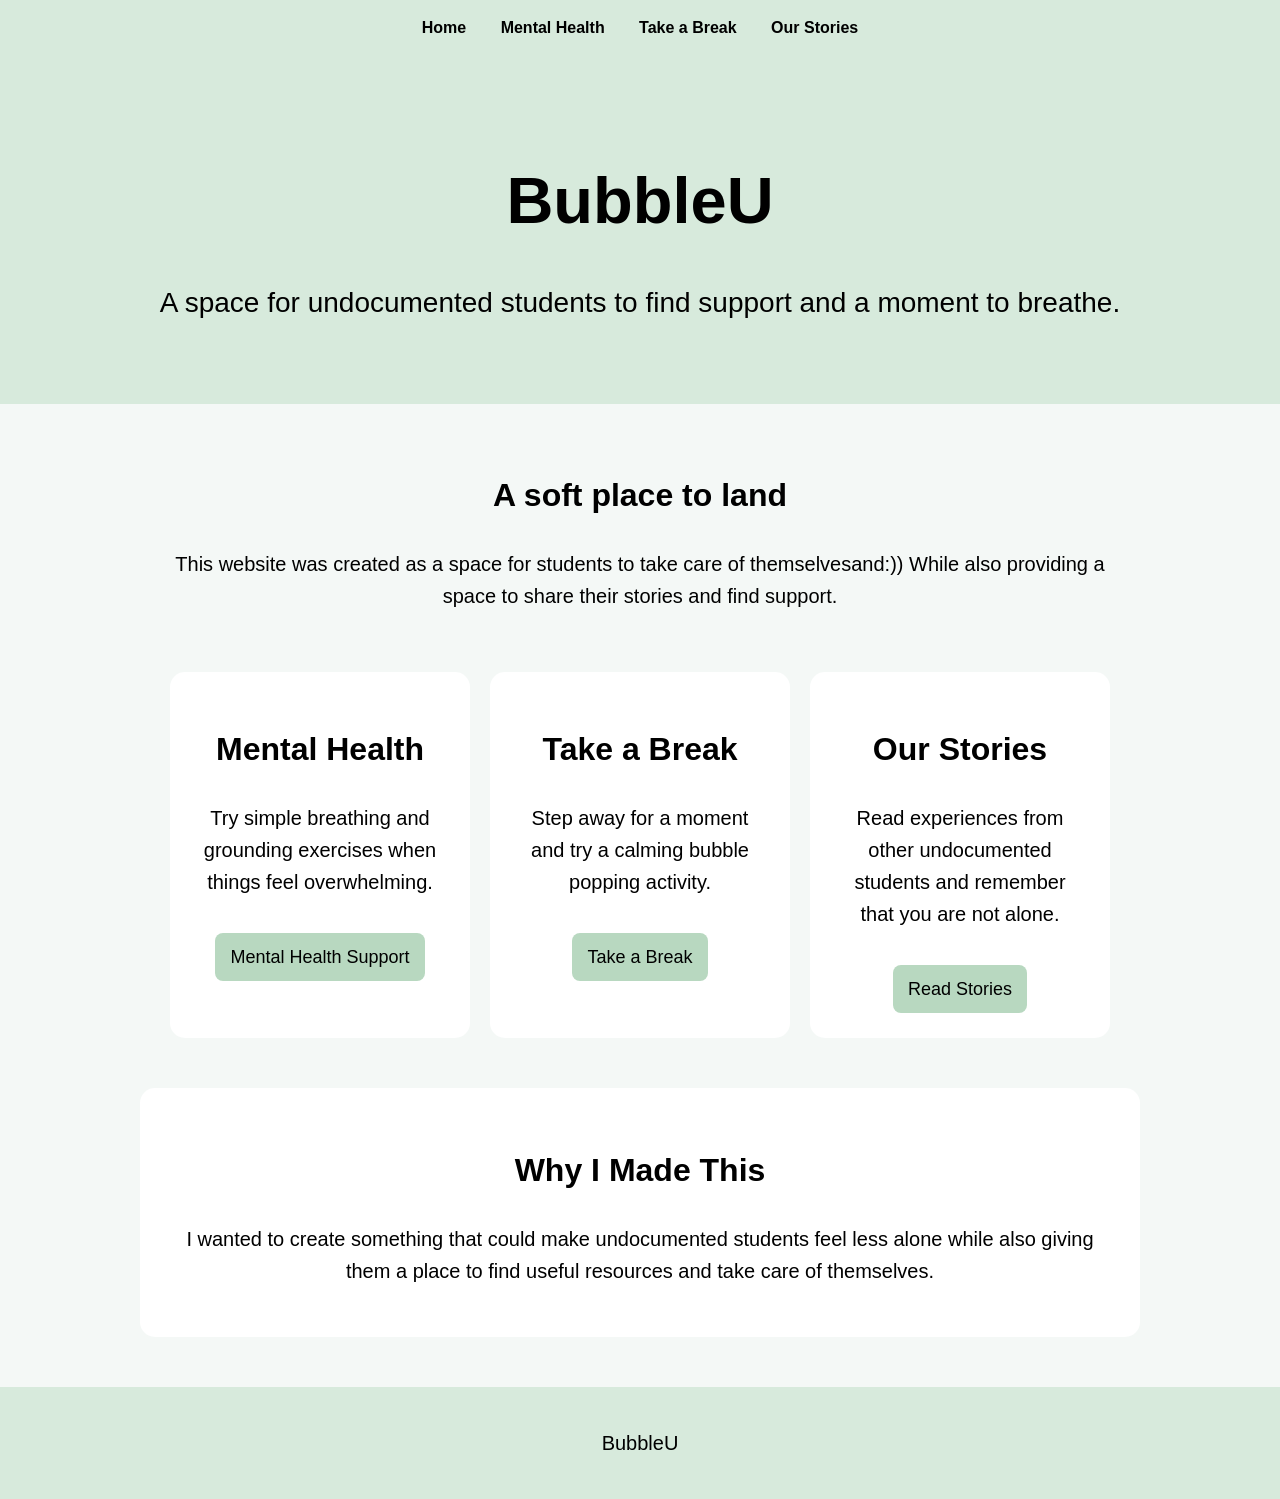
<file: index.html>
<!DOCTYPE html>
<html lang="en">
<head>
  <meta charset="UTF-8">
  <meta http-equiv="refresh" content="0; url=main%20page/home_index.html">
  <title>BubbleU</title>
</head>

<body>
  <p>
    Redirecting to BubbleU...
    <a href="main%20page/home_index.html">Click here to enter BubbleU.</a>
  </p>
</body>
</html>
</file>
<file: main page/home_index.css>
* {
  font-family: Arial, Helvetica, sans-serif;
}

body {
  font-weight: 400;
  font-style: normal;
  background-color: #f4f8f6;
  margin: 0;
  text-align: center;
  font-size: 18px;
  line-height: 1.6;
}
p {
  font-size: 20px;
}

.card {
  font-size: 18px;
}
header {
  background-color: #d7eadc;
  padding: 50px 20px;
}

header h1 {
  font-size: 65px;
  margin-bottom: 10px;
}

header p {
  font-size: 28px;
}

main {
  width: 85%;
  max-width: 1000px;
  margin: auto;
}

.welcome {
  padding: 40px 20px;
}

.options {
  display: flex;
  gap: 20px;
  justify-content: center;
  flex-wrap: wrap;
}

.card {
  background-color: white;
  width: 250px;
  padding: 25px;
  border-radius: 15px;
}

.card a {
  display: inline-block;
  margin-top: 15px;
  padding: 10px 15px;
  background-color: #b8d8c0;
  color: black;
  text-decoration: none;
  border-radius: 8px;
}

.card a:hover {
  background-color: #9fc8aa;
}

.about {
  margin: 50px 0;
  padding: 30px;
  background-color: white;
  border-radius: 15px;
}

footer {
  background-color: #d7eadc;
  padding: 20px;
  margin-top: 40px;
}
nav {
  background-color: #d7eadc;
  padding: 15px;
  text-align: center;
}

nav a {
  color: black;
  text-decoration: none;
  margin: 0 15px;
  font-weight: bold;
}

nav a:hover {
  text-decoration: underline;
}
</file>
<file: main page/global.css>
body {
  font-size: 18px;
  line-height: 1.6;
}

nav {
  font-size: 16px;
}

h1 {
  font-size: 42px;
}

h2 {
  font-size: 26px;
}

p {
  font-size: 18px;
}

button,
input,
textarea,
label {
  font-size: 17px;
}
h1 {
  font-size: clamp(36px, 6vw, 56px);
}

h2 {
  font-size: clamp(24px, 4vw, 32px);
}

p {
  font-size: clamp(17px, 2vw, 20px);
}
</file>
